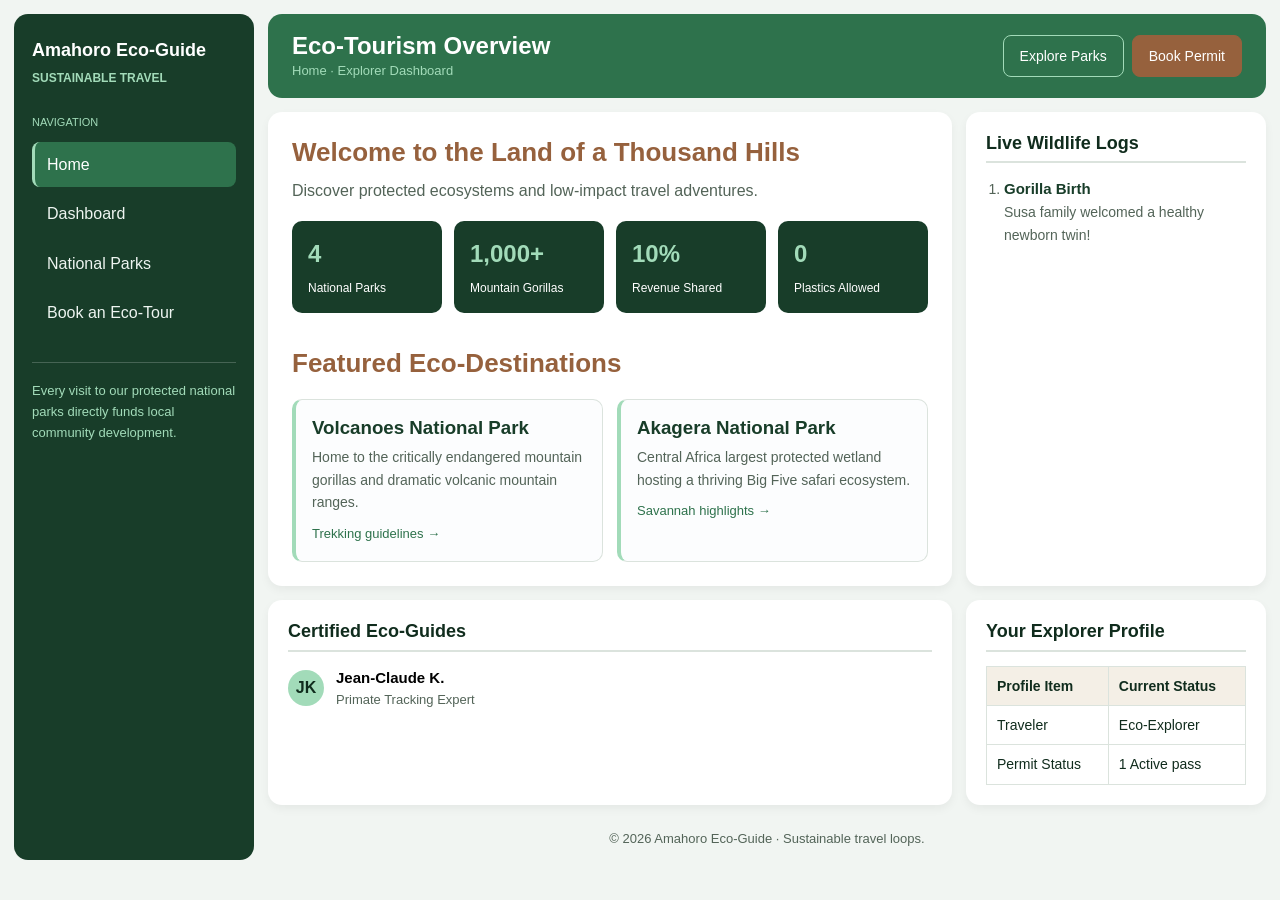
<file: index.html>
<!doctype html>
<html lang="en">
  <head>
    <meta charset="UTF-8" />
    <meta name="viewport" content="width=device-width, initial-scale=1.0" />
   
    <title>Home · Amahoro Eco-Guide</title>
    <link rel="stylesheet" href="css/style.css" />
  </head>
  <body>
    <a class="skip-link" href="#main">Skip to main content</a>
    <div class="layout-grid">
      <aside class="left-sidebar">
        <p class="brand-title">Amahoro Eco-Guide<span>Sustainable Travel</span></p>
        <p class="menu-label">Navigation</p>
        <nav class="nav-links" aria-label="Main navigation">
          <ul>
            <li><a href="index.html" aria-current="page">Home</a></li>
            <li><a href="dashboard.html">Dashboard</a></li>
            <li><a href="parks.html">National Parks</a></li>
            <li><a href="register.html">Book an Eco-Tour</a></li>
          </ul>
        </nav>
        <p class="side-note">Every visit to our protected national parks directly funds local community development.</p>
      </aside>
      <header class="top-header">
        <div>
          <h1>Eco-Tourism Overview</h1>
          <p class="breadcrumbs">Home · Explorer Dashboard</p>
        </div>
        <div class="top-header-buttons">
          <a class="btn" href="parks.html">Explore Parks</a>
          <a class="btn btn-solid" href="register.html">Book Permit</a>
        </div>
      </header>
      <main class="main-content white-box" id="main">
        <h2>Welcome to the Land of a Thousand Hills</h2>
        <p class="subtitle">Discover protected ecosystems and low-impact travel adventures.</p>
        <div class="stats-grid">
          <div class="stat-box"><b>4</b><span>National Parks</span></div>
          <div class="stat-box"><b>1,000+</b><span>Mountain Gorillas</span></div>
          <div class="stat-box"><b>10%</b><span>Revenue Shared</span></div>
          <div class="stat-box"><b>0</b><span>Plastics Allowed</span></div>
        </div>
        <section>
          <h2>Featured Eco-Destinations</h2>
          <div class="cards-grid">
            <article class="card-item">
              <h3>Volcanoes National Park</h3>
              <p>Home to the critically endangered mountain gorillas and dramatic volcanic mountain ranges.</p>
              <a href="parks.html">Trekking guidelines →</a>
            </article>
            <article class="card-item">
              <h3>Akagera National Park</h3>
              <p>Central Africa largest protected wetland hosting a thriving Big Five safari ecosystem.</p>
              <a href="parks.html">Savannah highlights →</a>
            </article>
          </div>
        </section>
      </main>
      <section class="history-box">
        <h2>Live Wildlife Logs</h2>
        <ol>
          <li><strong>Gorilla Birth</strong><span>Susa family welcomed a healthy newborn twin!</span></li>
        </ol>
      </section>
      <section class="team-box">
        <h2>Certified Eco-Guides</h2>
        <ul class="avatar-list">
          <li>
            <span class="circle-icon" aria-hidden="true">JK</span>
            <span><b>Jean-Claude K.</b><span>Primate Tracking Expert</span></span>
          </li>
        </ul>
      </section>
      <section class="user-box">
        <h2>Your Explorer Profile</h2>
        <table class="simple-table">
          <thead>
            <tr>
              <th>Profile Item</th>
              <th>Current Status</th>
            </tr>
          </thead>
          <tbody>
            <tr>
              <td>Traveler</td>
              <td>Eco-Explorer</td>
            </tr>
            <tr>
              <td>Permit Status</td>
              <td>1 Active pass</td>
            </tr>
          </tbody>
        </table>
      </section>
      <footer class="page-footer">
        <p>© 2026 Amahoro Eco-Guide · Sustainable travel loops.</p>
      </footer>
    </div>
  </body>
</html>
</file>
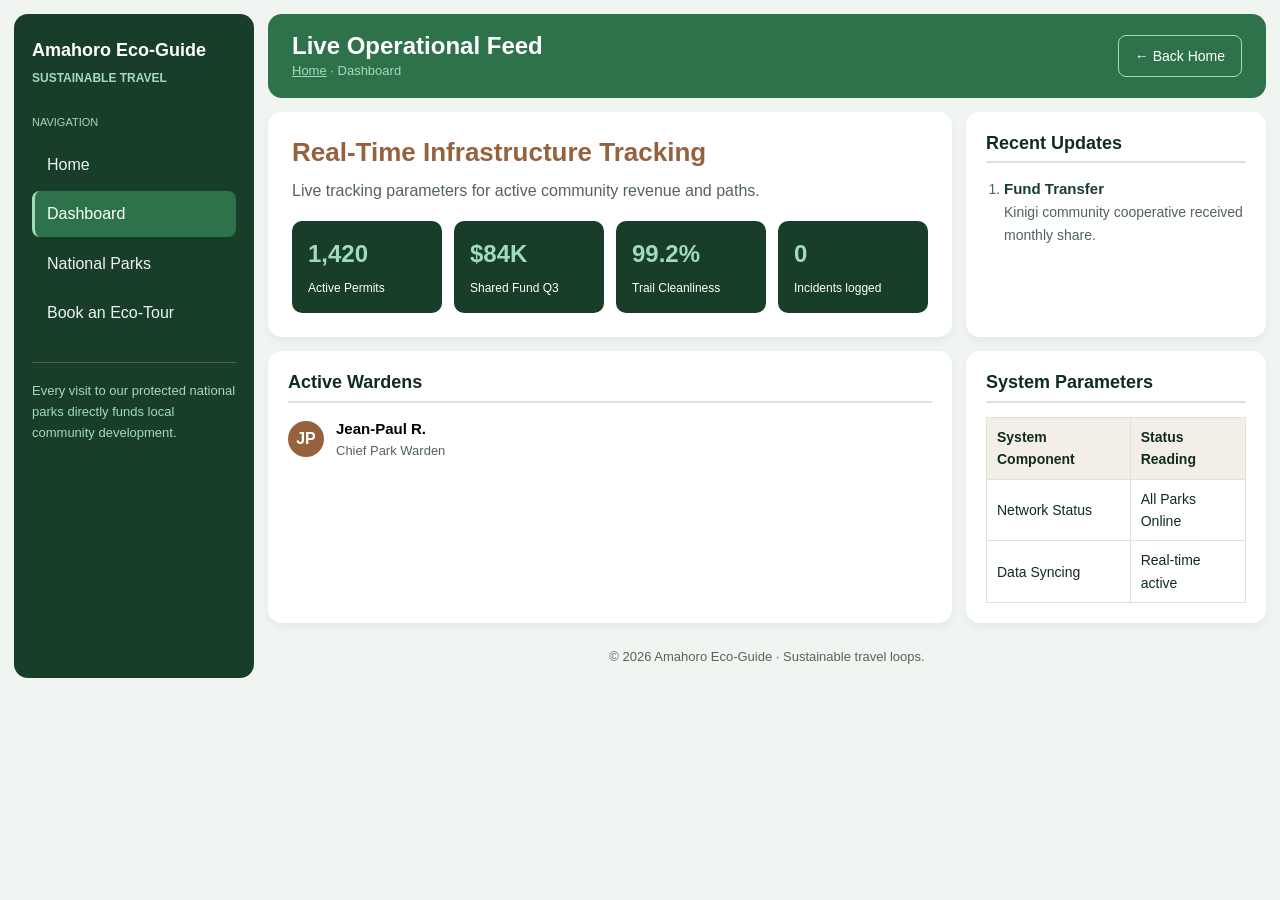
<file: dashboard.html>
<!doctype html>
<html lang="en">
  <head>
    <meta charset="UTF-8" />
    <meta name="viewport" content="width=device-width, initial-scale=1.0" />
   
    <title>Dashboard · Amahoro Eco-Guide</title>
    <link rel="stylesheet" href="css/style.css" />
  </head>
  <body>
    <a class="skip-link" href="#main">Skip to main content</a>
    <div class="layout-grid">
      <aside class="left-sidebar">
        <p class="brand-title">Amahoro Eco-Guide<span>Sustainable Travel</span></p>
        <p class="menu-label">Navigation</p>
        <nav class="nav-links" aria-label="Main navigation">
          <ul>
            <li><a href="index.html">Home</a></li>
            <li><a href="dashboard.html" aria-current="page">Dashboard</a></li>
            <li><a href="parks.html">National Parks</a></li>
            <li><a href="register.html">Book an Eco-Tour</a></li>
          </ul>
        </nav>
        <p class="side-note">Every visit to our protected national parks directly funds local community development.</p>
      </aside>
      <header class="top-header">
        <div>
          <h1>Live Operational Feed</h1>
          <p class="breadcrumbs"><a href="index.html">Home</a> · Dashboard</p>
        </div>
        <div class="top-header-buttons">
          <a class="btn" href="index.html">← Back Home</a>
        </div>
      </header>
      <main class="main-content white-box" id="main">
        <h2>Real-Time Infrastructure Tracking</h2>
        <p class="subtitle">Live tracking parameters for active community revenue and paths.</p>
        <div class="stats-grid">
          <div class="stat-box"><b>1,420</b><span>Active Permits</span></div>
          <div class="stat-box"><b>$84K</b><span>Shared Fund Q3</span></div>
          <div class="stat-box"><b>99.2%</b><span>Trail Cleanliness</span></div>
          <div class="stat-box"><b>0</b><span>Incidents logged</span></div>
        </div>
      </main>
      <section class="history-box">
        <h2>Recent Updates</h2>
        <ol>
          <li><strong>Fund Transfer</strong><span>Kinigi community cooperative received monthly share.</span></li>
        </ol>
      </section>
      <section class="team-box">
        <h2>Active Wardens</h2>
        <ul class="avatar-list">
          <li>
            <span class="circle-icon circle-icon-2" aria-hidden="true">JP</span>
            <span><b>Jean-Paul R.</b><span>Chief Park Warden</span></span>
          </li>
        </ul>
      </section>
      <section class="user-box">
        <h2>System Parameters</h2>
        <table class="simple-table">
          <thead>
            <tr>
              <th>System Component</th>
              <th>Status Reading</th>
            </tr>
          </thead>
          <tbody>
            <tr>
              <td>Network Status</td>
              <td>All Parks Online</td>
            </tr>
            <tr>
              <td>Data Syncing</td>
              <td>Real-time active</td>
            </tr>
          </tbody>
        </table>
      </section>
      <footer class="page-footer">
        <p>© 2026 Amahoro Eco-Guide · Sustainable travel loops.</p>
      </footer>
    </div>
  </body>
</html>
</file>
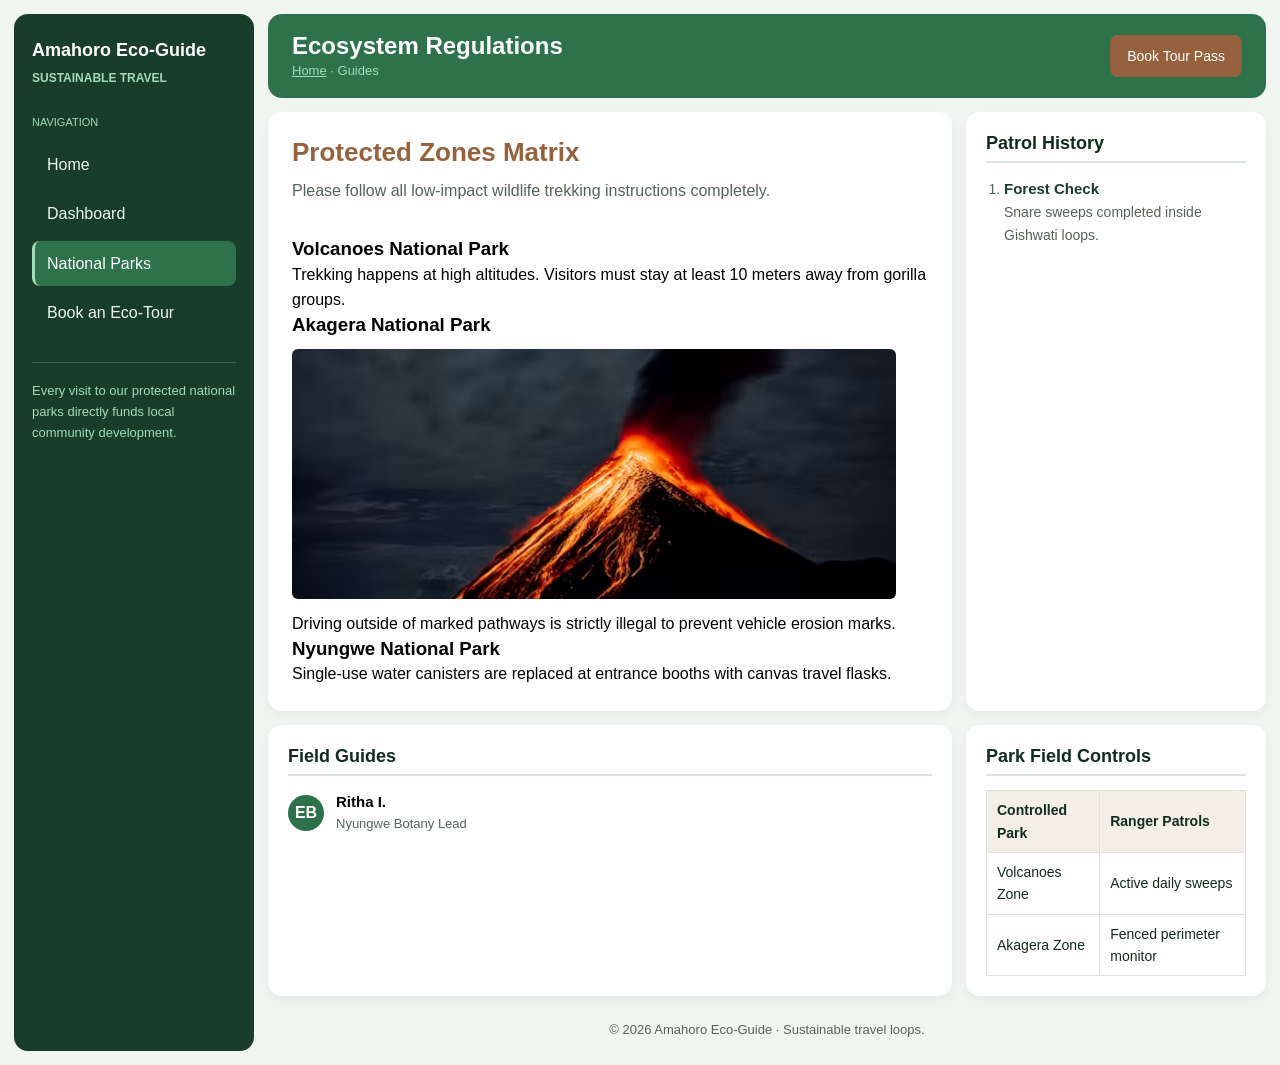
<file: parks.html>
<!doctype html>
<html lang="en">
  <head>
    <meta charset="UTF-8" />
    <meta name="viewport" content="width=device-width, initial-scale=1.0" />
    
    <title>Parks Guide · Amahoro Eco-Guide</title>
    <link rel="stylesheet" href="css/style.css" />
  </head>
  <body>
    <a class="skip-link" href="#main">Skip to main content</a>
    <div class="layout-grid">
      <aside class="left-sidebar">
        <p class="brand-title">Amahoro Eco-Guide<span>Sustainable Travel</span></p>
        <p class="menu-label">Navigation</p>
        <nav class="nav-links" aria-label="Main navigation">
          <ul>
            <li><a href="index.html">Home</a></li>
            <li><a href="dashboard.html">Dashboard</a></li>
            <li><a href="parks.html" aria-current="page">National Parks</a></li>
            <li><a href="register.html">Book an Eco-Tour</a></li>
          </ul>
        </nav>
        <p class="side-note">Every visit to our protected national parks directly funds local community development.</p>
      </aside>
      <header class="top-header">
        <div>
          <h1>Ecosystem Regulations</h1>
          <p class="breadcrumbs"><a href="index.html">Home</a> · Guides</p>
        </div>
        <div class="top-header-buttons">
          <a class="btn btn-solid" href="register.html">Book Tour Pass</a>
        </div>
      </header>
      <main class="main-content white-box" id="main">
        <h2>Protected Zones Matrix</h2>
        <p class="subtitle">Please follow all low-impact wildlife trekking instructions completely.</p>
        <section>
          <h3>Volcanoes National Park</h3>
          
          <p>Trekking happens at high altitudes. Visitors must stay at least 10 meters away from gorilla groups.</p>
          <h3>Akagera National Park</h3>
           <img class="wide-banner" src="/image/volcanoes.avif" alt="Volcanoes National Park scenery">
          <p>Driving outside of marked pathways is strictly illegal to prevent vehicle erosion marks.</p>
          <h3>Nyungwe National Park</h3>
          <p>Single-use water canisters are replaced at entrance booths with canvas travel flasks.</p>
        </section>
      </main>
      <section class="history-box">
        <h2>Patrol History</h2>
        <ol>
          <li><strong>Forest Check</strong><span>Snare sweeps completed inside Gishwati loops.</span></li>
        </ol>
      </section>
      <section class="team-box">
        <h2>Field Guides</h2>
        <ul class="avatar-list">
          <li>
            <span class="circle-icon circle-icon-3" aria-hidden="true">EB</span>
            <span><b>Ritha I.</b><span>Nyungwe Botany Lead</span></span>
          </li>
        </ul>
      </section>
      <section class="user-box">
        <h2>Park Field Controls</h2>
        <table class="simple-table">
          <thead>
            <tr>
              <th>Controlled Park</th>
              <th>Ranger Patrols</th>
            </tr>
          </thead>
          <tbody>
            <tr>
              <td>Volcanoes Zone</td>
              <td>Active daily sweeps</td>
            </tr>
            <tr>
              <td>Akagera Zone</td>
              <td>Fenced perimeter monitor</td>
            </tr>
          </tbody>
        </table>
      </section>
      <footer class="page-footer">
        <p>© 2026 Amahoro Eco-Guide · Sustainable travel loops.</p>
      </footer>
    </div>
  </body>
</html>
</file>
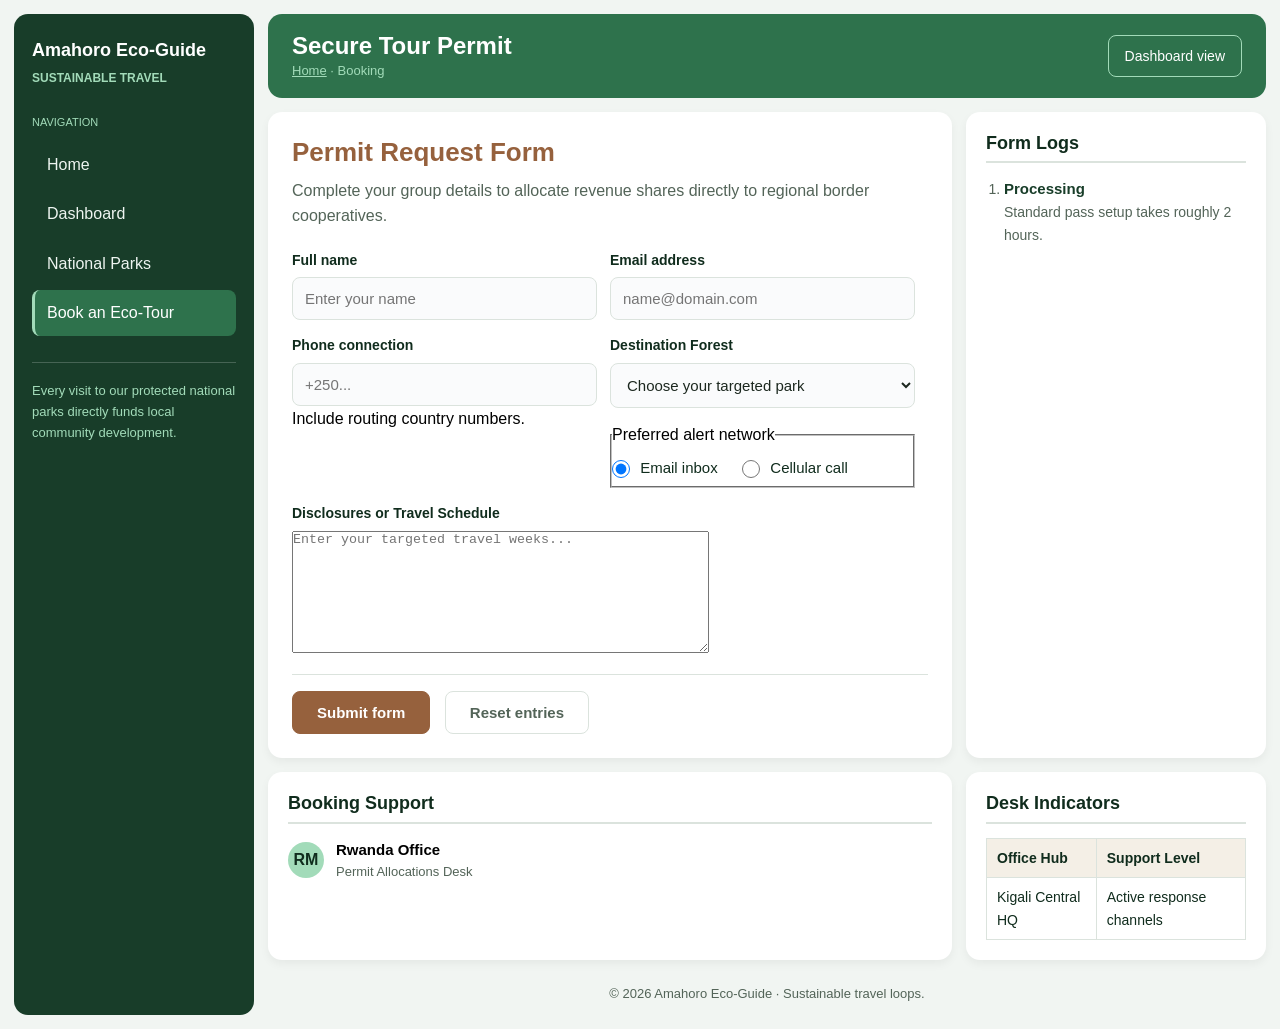
<file: register.html>
<!doctype html>
<html lang="en">
  <head>
    <meta charset="UTF-8" />
    <meta name="viewport" content="width=device-width, initial-scale=1.0" />
   
    <title>Booking · Amahoro Eco-Guide</title>
    <link rel="stylesheet" href="css/style.css" />
  </head>
  <body>
    <a class="skip-link" href="#main">Skip to main content</a>
    <div class="layout-grid">
      <aside class="left-sidebar">
        <p class="brand-title">Amahoro Eco-Guide<span>Sustainable Travel</span></p>
        <p class="menu-label">Navigation</p>
        <nav class="nav-links" aria-label="Main navigation">
          <ul>
            <li><a href="index.html">Home</a></li>
            <li><a href="dashboard.html">Dashboard</a></li>
            <li><a href="parks.html">National Parks</a></li>
            <li><a href="register.html" aria-current="page">Book an Eco-Tour</a></li>
          </ul>
        </nav>
        <p class="side-note">Every visit to our protected national parks directly funds local community development.</p>
      </aside>
      <header class="top-header">
        <div>
          <h1>Secure Tour Permit</h1>
          <p class="breadcrumbs"><a href="index.html">Home</a> · Booking</p>
        </div>
        <div class="top-header-buttons">
          <a class="btn" href="dashboard.html">Dashboard view</a>
        </div>
      </header>
      <main class="main-content white-box" id="main">
        <h2>Permit Request Form</h2>
        <p class="subtitle">Complete your group details to allocate revenue shares directly to regional border cooperatives.</p>
        <form action="/submit" method="POST" class="form-box">
          <div class="form-row">
            <div class="form-input-group">
              <label for="full-name">Full name</label>
              <input type="text" id="full-name" placeholder="Enter your name" required />
            </div>
            <div class="form-input-group">
              <label for="email">Email address</label>
              <input type="email" id="email" placeholder="name@domain.com" required />
            </div>
          </div>
          <div class="form-row">
            <div class="form-input-group">
              <label for="phone">Phone connection</label>
              <input type="tel" id="phone" placeholder="+250..." required />
              <span class="hint-text">Include routing country numbers.</span>
            </div>
            <div class="form-input-group">
              <label for="subject">Destination Forest</label>
              <select id="subject" required>
                <option value="">Choose your targeted park</option>
                <option value="volcanoes">Volcanoes Gorilla Track</option>
                <option value="akagera">Akagera Safari Track</option>
                <option value="nyungwe">Nyungwe Canopy Walk</option>
              </select>
            </div>
          </div>
          <div class="form-input-group">
            <fieldset>
              <legend>Preferred alert network</legend>
              <div class="radio-group">
                <label for="c-email"><input type="radio" id="c-email" name="m" checked /> Email inbox</label>
                <label for="c-phone"><input type="radio" id="c-phone" name="m" /> Cellular call</label>
              </div>
            </fieldset>
          </div>
          <div class="form-input-group">
            <label for="message">Disclosures or Travel Schedule</label>
            <textarea id="message" cols="50" rows="8" placeholder="Enter your targeted travel weeks..." required></textarea>
          </div>

          
          <div class="form-buttons">
            <button type="submit">Submit form</button>
            <button type="reset">Reset entries</button>
          </div>
        </form>
      </main>
      <section class="history-box">
        <h2>Form Logs</h2>
        <ol>
          <li><strong>Processing</strong><span>Standard pass setup takes roughly 2 hours.</span></li>
        </ol>
      </section>
      <section class="team-box">
        <h2>Booking Support</h2>
        <ul class="avatar-list">
          <li>
            <span class="circle-icon" aria-hidden="true">RM</span>
            <span><b>Rwanda Office</b><span>Permit Allocations Desk</span></span>
          </li>
        </ul>
      </section>
      <section class="user-box">
        <h2>Desk Indicators</h2>
        <table class="simple-table">
          <thead>
            <tr>
              <th>Office Hub</th>
              <th>Support Level</th>
            </tr>
          </thead>
          <tbody>
            <tr>
              <td>Kigali Central HQ</td>
              <td>Active response channels</td>
            </tr>
          </tbody>
        </table>
      </section>
      <footer class="page-footer">
        <p>© 2026 Amahoro Eco-Guide · Sustainable travel loops.</p>
      </footer>
    </div>
  </body>
</html>
</file>
<file: css/style.css>
* {
  margin: 0;
  padding: 0;
  box-sizing: border-box;
}

body {
  min-height: 100vh;
  font-family: sans-serif;
  font-size: 16px;
  line-height: 1.6;
  color: black;
  background-color: #f1f5f2;
}

img {
  max-width: 100%;
  display: block;
}

a {
  color: #2e724c;
}

h1, h2, h3 {
  line-height: 1.3;
}

.skip-link {
  position: absolute;
  left: -9999px;  
  top: 0;
  z-index: 10;
  background-color: #96613d;
  color: #ffffff;
  padding: 10px 16px;
  text-decoration: none;
}

.skip-link:focus {
  left: 0;
}

.layout-grid {
  display: grid;
  gap: 14px;
  padding: 14px;
  grid-template-columns: 240px 1fr 1fr 300px;
  grid-template-rows: auto 1fr auto auto;
  grid-template-areas:
    "side  top   top   top"
    "side  main  main  hist"
    "side  team  team  user"
    "side  foot  foot  foot";
}

.left-sidebar { grid-area: side; }
.top-header   { grid-area: top; }
.main-content { grid-area: main; }
.history-box  { grid-area: hist; }
.team-box     { grid-area: team; }
.user-box     { grid-area: user; }
.page-footer  { grid-area: foot; }

.white-box {
  background-color: #ffffff;
  border-radius: 14px;
  box-shadow: 0 4px 10px rgba(0, 0, 0, 0.05);
  padding: 24px;
}

.left-sidebar {
  background-color: #183d29;
  color: #ffffff;
  border-radius: 14px;
  padding: 22px 18px;
  position: sticky;
  top: 14px;
}

.left-sidebar .brand-title {
  font-size: 18px;
  font-weight: bold;
}

.left-sidebar .brand-title span {
  display: block;
  font-size: 12px;
  text-transform: uppercase;
  color: #a2dbb9;
  margin-top: 4px;
}

.left-sidebar .menu-label {
  font-size: 11px;
  text-transform: uppercase;
  color: #a2dbb9;
  margin: 26px 0 10px;
}

.nav-links ul {
  list-style: none;
  display: flex;
  flex-direction: column;
  gap: 4px;
}

.nav-links a {
  display: block;
  padding: 10px 12px;
  border-radius: 8px;
  color: #eef5f1;
  text-decoration: none;
  border-left: 3px solid transparent;
}

.nav-links a:hover {
  background-color: #2e724c;
  color: #ffffff;
}

.nav-links a[aria-current="page"] {
  background-color: #2e724c;
  border-left-color: #a2dbb9;
  color: #ffffff;
}

.left-sidebar .side-note {
  margin-top: 26px;
  padding-top: 18px;
  border-top: 1px solid rgba(255, 255, 255, 0.2);
  font-size: 13px;
  color: #a2dbb9;
}

.top-header {
  background-color: #2e724c;
  color: #ffffff;
  border-radius: 14px;
  padding: 16px 24px;
  display: flex;
  align-items: center;
  justify-content: space-between;
  gap: 12px;
}

.top-header h1 {
  font-size: 24px;
}

.top-header .breadcrumbs {
  font-size: 13px;
  color: #a2dbb9;
}

.top-header .breadcrumbs a {
  color: #a2dbb9;
}

.top-header-buttons {
  display: flex;
  gap: 8px;
}

.btn {
  display: inline-block;
  padding: 9px 16px;
  border-radius: 8px;
  border: 1px solid #a2dbb9;
  background-color: transparent;
  color: #ffffff;
  text-decoration: none;
  font-size: 14px;
  cursor: pointer;
}

.btn:hover {
  background-color: #a2dbb9;
  color: #102c1d;
}

.btn-solid {
  background-color: #96613d;
  border-color: #96613d;
  color: #ffffff;
}

.btn-solid:hover {
  background-color: #ffffff;
  color: #96613d;
  border-color: #ffffff;
}

.main-content h2 {
  color: #96613d;
  font-size: 26px;
}

.main-content .subtitle {
  color: #536458;
  margin-top: 8px;
}

.main-content section {
  margin-top: 34px;
}

.main-content p + p {
  margin-top: 10px;
}

.cards-grid {
  display: grid;
  grid-template-columns: repeat(2, 1fr);
  gap: 14px;
  margin-top: 18px;
}

.card-item {
  border: 1px solid #dbe3dd;
  border-left: 4px solid #a2dbb9;
  border-radius: 10px;
  padding: 16px;
  background-color: #fcfdfe;
}

.card-item h3 {
  color: #183d29;
  margin-bottom: 6px;
}

.card-item p {
  font-size: 14px;
  color: #536458;
}

.card-item a {
  display: inline-block;
  margin-top: 10px;
  font-size: 13px;
  text-decoration: none;
}

.stats-grid {
  display: grid;
  grid-template-columns: repeat(4, 1fr);
  gap: 12px;
  margin-top: 18px;
}

.stat-box {
  background-color: #183d29;
  color: #ffffff;
  border-radius: 10px;
  padding: 14px 16px;
}

.stat-box b {
  display: block;
  font-size: 24px;
  color: #a2dbb9;
}

.stat-box span {
  font-size: 12px;
  color: #ffffff;
}

.alert-box {
  margin-top: 14px;
  padding: 16px;
  background-color: #f4efe6;
  border-left: 4px solid #96613d;
  border-radius: 6px;
  font-size: 15px;
}

.history-box, .team-box, .user-box {
  background-color: #ffffff;
  border-radius: 14px;
  box-shadow: 0 4px 10px rgba(0, 0, 0, 0.05);
  padding: 20px;
}

.history-box h2, .team-box h2, .user-box h2 {
  font-size: 18px;
  color: #102c1d;
  margin-bottom: 14px;
  border-bottom: 2px solid #dbe3dd;
  padding-bottom: 6px;
}

.history-box ol {
  margin-left: 18px;
  color: #536458;
}

.history-box li {
  margin-bottom: 10px;
  font-size: 14px;
}

.history-box strong {
  display: block;
  color: #183d29;
  font-size: 15px;
}

.avatar-list {
  list-style: none;
  display: flex;
  flex-direction: column;
  gap: 12px;
}

.avatar-list li {
  display: flex;
  align-items: center;
  gap: 12px;
}

.circle-icon {
  width: 36px;
  height: 36px;
  background-color: #a2dbb9;
  color: #102c1d;
  border-radius: 50%;
  display: flex;
  align-items: center;
  justify-content: center;
  font-weight: bold;
}

.circle-icon-2 { background-color: #96613d; color: #ffffff; }
.circle-icon-3 { background-color: #2e724c; color: #ffffff; }

.avatar-list b {
  display: block;
  font-size: 15px;
}

.avatar-list span span {
  display: block;
  font-size: 13px;
  color: #536458;
}

.simple-table {
  width: 100%;
  border-collapse: collapse;
  font-size: 14px;
}

.simple-table th,
.simple-table td {
  padding: 8px 10px;
  border: 1px solid #dbe3dd;
  text-align: left;
}

.simple-table th {
  background-color: #f4efe6;
  color: #102c1d;
}

.simple-table td {
  color: #102c1d;
}

.page-footer {
  grid-area: foot;
  text-align: center;
  font-size: 13px;
  color: #536458;
  padding: 10px;
}

.form-box {
  display: flex;
  flex-direction: column;
  gap: 20px;
}

.form-row {
  display: flex;
  gap: 16px;
}

.form-row .form-group {
  width: 50%;
}

.form-group {
  display: flex;
  flex-direction: column;
  gap: 6px;
}

.form-group label {
  font-size: 14px;
  font-weight: bold;
  color: #102c1d;
}

.form-group input,
.form-group select,
.form-group textarea {
  width: 100%;
  padding: 12px;
  border: 1px solid #dbe3dd;
  border-radius: 8px;
  background-color: #fafbfc;
  font-size: 15px;
}

.form-group input:focus,
.form-group select:focus,
.form-group textarea:focus {
  border-color: #2e724c;
  background-color: #ffffff;
}

.form-group .hint-text {
  font-size: 12px;
  color: #536458;
}

.form-group fieldset {
  border: 1px solid #dbe3dd;
  border-radius: 10px;
  padding: 16px;
}

.form-group legend {
  font-size: 14px;
  font-weight: bold;
  color: #2e724c;
  padding: 0 8px;
}

.radio-group {
  display: flex;
  gap: 20px;
}

.radio-group label {
  display: flex;
  align-items: center;
  gap: 8px;
}

.radio-group input {
  width: 18px;
  height: 18px;
}

.form-buttons {
  display: flex;
  gap: 12px;
  margin-top: 10px;
  padding-top: 16px;
  border-top: 1px solid #dbe3dd;
}

.form-buttons button {
  padding: 12px 24px;
  font-size: 15px;
  font-weight: bold;
  border-radius: 8px;
  cursor: pointer;
}

.form-buttons button[type="submit"] {
  background-color: #96613d;
  border: 1px solid #96613d;
  color: #ffffff;
}

.form-buttons button[type="submit"]:hover {
  background-color: #183d29;
}

.form-buttons button[type="reset"] {
  background-color: transparent;
  border: 1px solid #dbe3dd;
  color: #536458;
}

.form-buttons button[type="reset"]:hover {
  background-color: #f4f6f4;
}

@media (max-width: 1180px) {
  .layout-grid {
    grid-template-columns: 240px 1fr 1fr;
    grid-template-areas:
      "side top  top"
      "side main main"
      "side hist team"
      "side user foot";
  }
}

@media (max-width: 860px) {
  .layout-grid {
    grid-template-columns: 1fr;
    grid-template-areas:
      "top" "side" "main" "hist" "team" "user" "foot";
  }
  .nav-links ul {
    flex-direction: row;
  }
}

.card-banner-img {
  width: 100%;
  border-radius: 6px;
  margin-top: 8px;
  margin-bottom: 8px;
}

.guide-profile-img {
  width: 36px;
  height: 36px;
  border-radius: 50%;
}

.form-box {
  display: block;
  width: 100%;
  margin-top: 20px;
}

.form-row {
  display: block;
  width: 100%;
  clear: both;
  margin-bottom: 16px;
}

.form-input-group {
  display: block;
  float: left;
  width: 48%;
  margin-right: 2%;
  margin-bottom: 14px;
}

.form-group {
  display: block;
  width: 100%;
  margin-bottom: 16px;
  clear: both;
}

.form-group label,
.form-input-group label {
  display: block;
  font-size: 14px;
  font-weight: bold;
  color: #102c1d;
  margin-bottom: 6px;
}

.form-group input,
.form-group select,
.form-input-group input,
.form-input-group select {
  display: block;
  width: 100%;
  padding: 12px;
  border: 1px solid #dbe3dd;
  border-radius: 8px;
  background-color: #fafbfc;
  font-size: 15px;
  font-family: sans-serif;
  color: #1c281f;
}
.form-group-textarea{
height: 150px;
resize: vertical;
}
.form-group input:focus,
.form-group select:focus,
.form-group textarea:focus,
.form-input-group input:focus,
.form-input-group select:focus {
  border-color: #2e724c;
  background-color: #ffffff;
  outline: none;
}

.form-group .hint-text {
  display: block;
  font-size: 12px;
  color: #536458;
  margin-top: 4px;
}

.form-group fieldset {
  display: block;
  border: 1px solid #dbe3dd;
  border-radius: 10px;
  padding: 16px;
  background-color: #fcfdfe;
}

.form-group legend {
  font-size: 14px;
  font-weight: bold;
  color: #2e724c;
  padding: 0 8px;
}

.radio-group {
  display: block;
  margin-top: 8px;
}

.radio-group label {
  display: inline-block;
  margin-right: 20px;
  font-size: 15px;
  font-weight: normal;
  cursor: pointer;
}

.radio-group input {
  display: inline-block;
  vertical-align: middle;
  width: 18px;
  height: 18px;
  margin-right: 6px;
}

.form-buttons {
  display: block;
  width: 100%;
  margin-top: 24px;
  padding-top: 16px;
  border-top: 1px solid #dbe3dd;
  clear: both;
}

.form-buttons button {
  display: inline-block;
  padding: 12px 24px;
  font-size: 15px;
  font-weight: bold;
  border-radius: 8px;
  cursor: pointer;
  border: none;
  margin-right: 10px;
}

.form-buttons button[type="submit"] {
  background-color: #96613d;
  color: #ffffff;
}

.form-buttons button[type="submit"]:hover {
  background-color: #183d29;
}

.form-buttons button[type="reset"] {
  background-color: transparent;
  border: 1px solid #dbe3dd;
  color: #536458;
}

.form-buttons button[type="reset"]:hover {
  background-color: white;
  color: #102c1d;
}


.wide-banner {
  width: 95%;
  height: 250px;
  object-fit: cover;
  display: block;
  border-radius: 6px;
  margin-top: 12px;
  margin-bottom: 12px;
}
</file>
